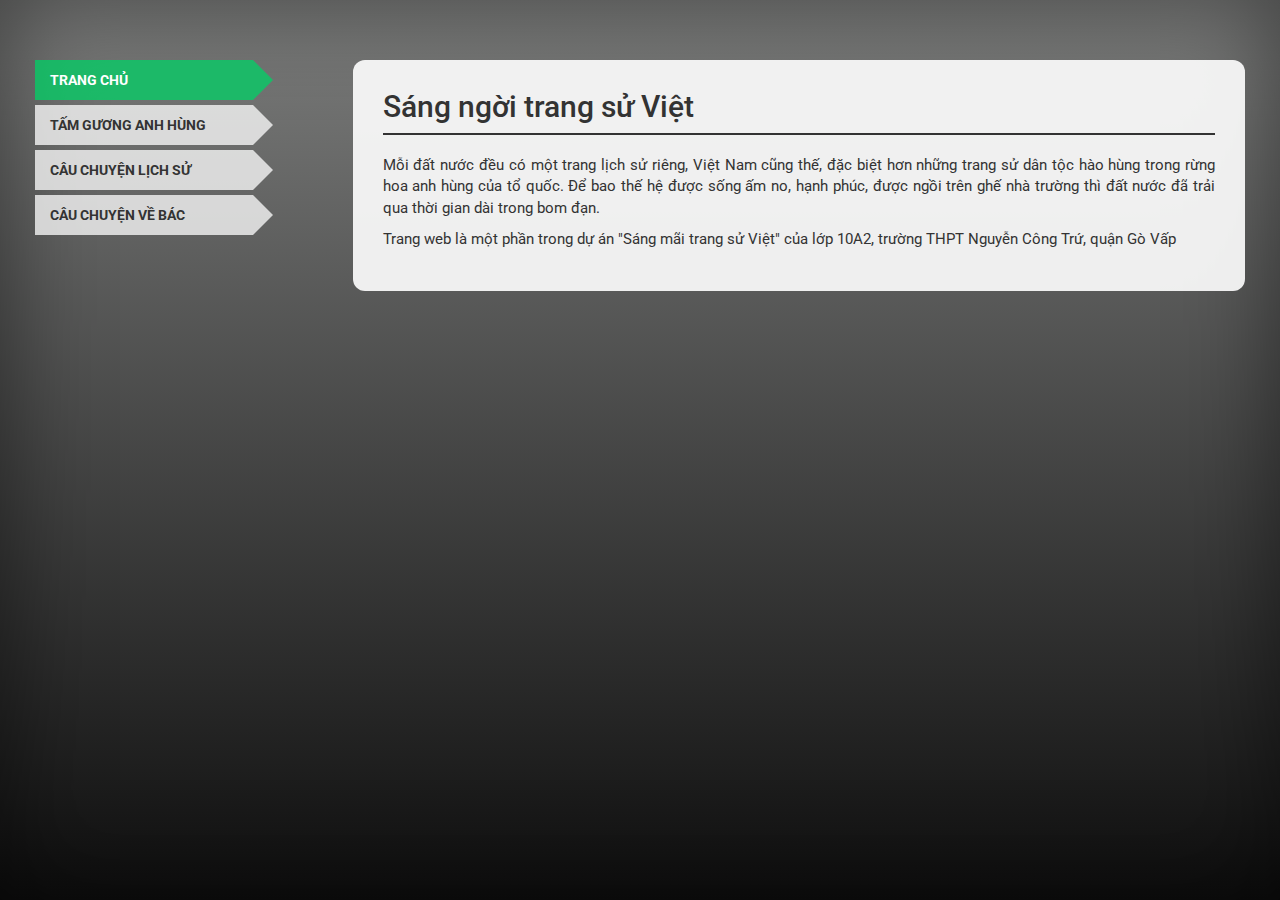
<file: index.html>
<!DOCTYPE html>
<html lang="en">
<head>
	<meta charset="UTF-8">
  <meta http-equiv="X-UA-Compatible" content="IE=edge">
	<title>Trang chủ</title>
  <meta http-equiv="Content-Type" content="text/html; charset=UTF-8" />
  <meta name="viewport" content="width=device-width, initial-scale=1.0">
  <link href='http://fonts.googleapis.com/css?family=Roboto:400,300,300italic,500,500italic,700,400italic,700italic&subset=latin,vietnamese' rel='stylesheet' type='text/css'>
	<link rel="stylesheet" href="http://maxcdn.bootstrapcdn.com/bootstrap/3.2.0/css/bootstrap.min.css">
	<link rel="stylesheet" href="http://maxcdn.bootstrapcdn.com/font-awesome/4.2.0/css/font-awesome.min.css">
	<link rel="stylesheet" href="css/main.css">
</head>
<body>
	<div class="site-wrapper">

      

          <div class="masthead">
            <div class="container">
              <h3 class="masthead-brand"></h3>
              <div class="nav masthead-nav">
                
              </div>
            </div>
          </div>
          
          <div class="inner cover">
            <div class="row">
              <div class="col-sm-3">
                <ul class="nav nav-custom">
                  <li><a class="active" href="index.html">Trang chủ</a></li>
                  <li class="dropdown-active"><a>Tấm gương anh hùng</a>
                    <ul class="dropdown">
                      <li><a href="vo-thi-sau.html">Võ Thị Sáu</a></li>
                      <li><a href="nguyen-viet-xuan.html">Nguyễn Viết Xuân</a></li>
                      <li><a href="nguyen-van-troi.html">Nguyễn Văn Trỗi</a></li>
                      
                    </ul>
                  </li>
                  <li class="dropdown-active"><a>Câu chuyện lịch sử</a>
                    <ul class="dropdown">
                      <li><a href="phong-trao-dong-khoi.html">Phong trào Đồng Khởi</a></li>
                      <li><a href="doi-quan-toc-dai.html">Đội quân tóc dài</a></li>
                    </ul>
                  </li>
                  <li class="dropdown-active"><a>Câu chuyện về bác</a>
                    <ul class="dropdown">
                      <li class="bigger"><a href="tam-long-cua-bac.html">Tấm lòng của bác với chiến sĩ</a></li>
                      <li class="bigger"><a href="chiec-ao-bac-mac.html">Chiếc áo bác mặc ngày Quốc Khánh</a></li>
                      <li><a href="bua-an-toi-cua-bac.html">Một bữa ăn tối của bác</a></li>
                    </ul>
                  </li>
                </ul>
              </div>
              <div class="col-sm-9">
                <div class="section-box">
                  <h2 class="heading">Sáng ngời trang sử Việt</h2>
                  <hr class="section-hr">
                  <p>Mỗi đất nước đều có một trang lịch sử riêng, Việt Nam cũng thế, đặc biệt hơn những trang sử dân tộc hào hùng trong rừng hoa anh hùng của tổ quốc. Để bao thế hệ được sống ấm no, hạnh phúc, được ngồi trên ghế nhà trường thì đất nước đã trải qua thời gian dài trong bom đạn.</p>
                  <p> Trang web là một phần trong dự án "Sáng mãi trang sử Việt"  của lớp 10A2, trường THPT Nguyễn Công Trứ, quận Gò Vấp</p>
                  
                </div>
              </div>
            </div>
          </div>

          

        

    </div>
</body>
</html>
</file>
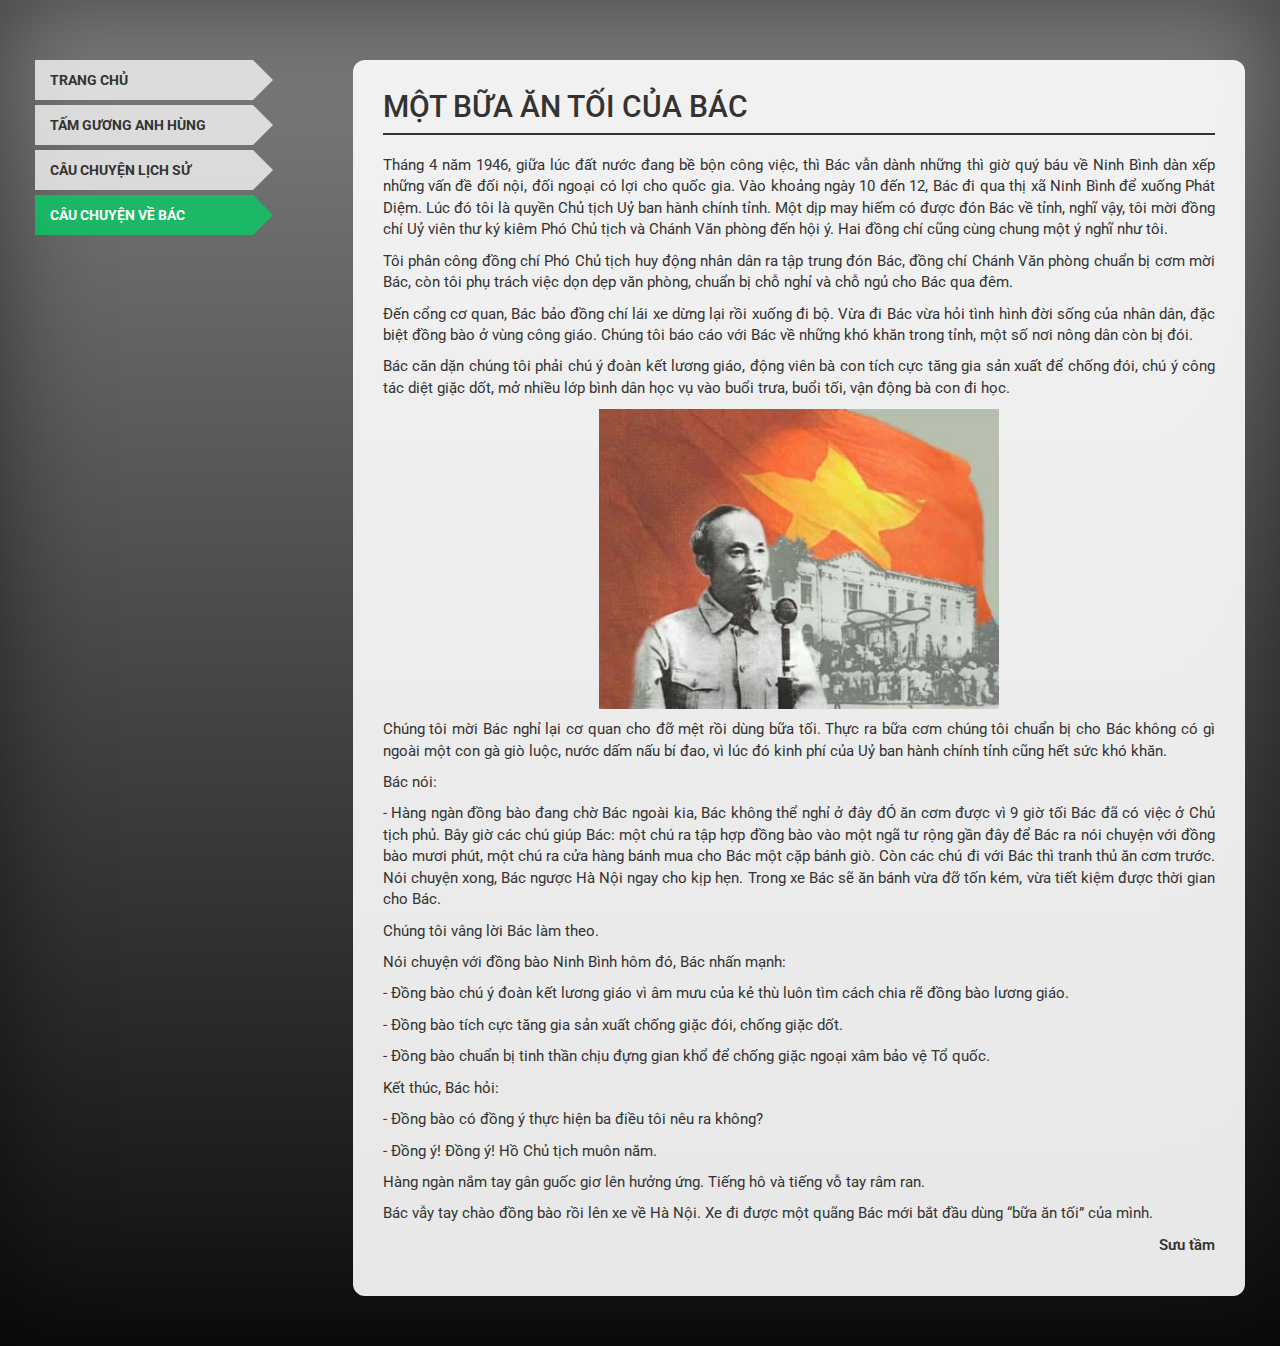
<file: bua-an-toi-cua-bac.html>
<!DOCTYPE html>
<html lang="en">
<head>
  <meta charset="UTF-8">
  <meta http-equiv="X-UA-Compatible" content="IE=edge">
  <title>MỘT BỮA ĂN TỐI CỦA BÁC</title>
  <meta http-equiv="Content-Type" content="text/html; charset=UTF-8" />
  <meta name="viewport" content="width=device-width, initial-scale=1.0">
  <link href='http://fonts.googleapis.com/css?family=Roboto:400,300,300italic,500,500italic,700,400italic,700italic&subset=latin,vietnamese' rel='stylesheet' type='text/css'>
  <link rel="stylesheet" href="http://maxcdn.bootstrapcdn.com/bootstrap/3.2.0/css/bootstrap.min.css">
  <link rel="stylesheet" href="http://maxcdn.bootstrapcdn.com/font-awesome/4.2.0/css/font-awesome.min.css">
  <link rel="stylesheet" href="css/main.css">
</head>
<body>
  <div class="site-wrapper">

      

          <div class="masthead">
            <div class="container">
              <h3 class="masthead-brand"></h3>
              <div class="nav masthead-nav">
                
              </div>
            </div>
          </div>

          <div class="inner cover">
            <div class="row">
              <div class="col-sm-3">
                <ul class="nav nav-custom">
                  <li><a href="index.html">Trang chủ</a></li>
                  <li class="dropdown-active"><a>Tấm gương anh hùng</a>
                    <ul class="dropdown">
                      <li><a href="vo-thi-sau.html">Võ Thị Sáu</a></li>
                      <li><a href="nguyen-viet-xuan.html">Nguyễn Viết Xuân</a></li>
                      <li><a href="nguyen-van-troi.html">Nguyễn Văn Trỗi</a></li>
                      
                    </ul>
                  </li>
                  <li class="dropdown-active"><a>Câu chuyện lịch sử</a>
                    <ul class="dropdown">
                      <li><a href="phong-trao-dong-khoi.html">Phong trào Đồng Khởi</a></li>
                      <li><a href="doi-quan-toc-dai.html">Đội quân tóc dài</a></li>
                    </ul>
                  </li>
                  <li class="dropdown-active"><a class="active">Câu chuyện về bác</a>
                    <ul class="dropdown">
                      <li class="bigger"><a href="tam-long-cua-bac.html">Tấm lòng của bác với chiến sĩ</a></li>
                      <li class="bigger"><a href="chiec-ao-bac-mac.html">Chiếc áo bác mặc ngày Quốc Khánh</a></li>
                      <li><a href="bua-an-toi-cua-bac.html">Một bữa ăn tối của bác</a></li>
                    </ul>
                  </li>
                </ul>
              </div>
              <div class="col-sm-9">
                <div class="section-box">
                  <h2 class="heading">MỘT BỮA ĂN TỐI CỦA BÁC</h2>
                  <hr class="section-hr">
                  <p>Tháng 4 năm 1946, giữa lúc đất nước đang bề bộn công việc, thì Bác vẫn dành những thì giờ quý báu về Ninh Bình dàn xếp những vấn đề đối nội, đối ngoại có lợi cho quốc gia. Vào khoảng ngày 10 đến 12, Bác đi qua thị xã Ninh Bình để xuống Phát Diệm. Lúc đó tôi là quyền Chủ tịch Uỷ ban hành chính tỉnh. Một dịp may hiếm có được đón Bác về tỉnh, nghĩ vậy, tôi mời đồng chí Uỷ viên thư ký kiêm Phó Chủ tịch và Chánh Văn phòng đến hội ý. Hai đồng chí cũng cùng chung một ý nghĩ như tôi.</p>

                  <p>Tôi phân công đồng chí Phó Chủ tịch huy động nhân dân ra tập trung đón Bác, đồng chí Chánh Văn phòng chuẩn bị cơm mời Bác, còn tôi phụ trách việc dọn dẹp văn phòng, chuẩn bị chỗ nghỉ và chỗ ngủ cho Bác qua đêm.</p>
                  <p>Đến cổng cơ quan, Bác bảo đồng chí lái xe dừng lại rồi xuống đi bộ. Vừa đi Bác vừa hỏi tình hình đời sống của nhân dân, đặc biệt đồng bào ở vùng công giáo. Chúng tôi báo cáo với Bác về những khó khăn trong tỉnh, một số nơi nông dân còn bị đói.</p>

                  <p>Bác căn dặn chúng tôi phải chú ý đoàn kết lương giáo, động viên bà con tích cực tăng gia sản xuất để chống đói, chú ý công tác diệt giặc dốt, mở nhiều lớp bình dân học vụ vào buổi trưa, buổi tối, vận động bà con đi học.</p>
                  <img src="img/bac-1.jpg" alt="" class="img-post">
                  <p>Chúng tôi mời Bác nghỉ lại cơ quan cho đỡ mệt rồi dùng bữa tối. Thực ra bữa cơm chúng tôi chuẩn bị cho Bác không có gì ngoài một con gà giò luộc, nước dấm nấu bí đao, vì lúc đó kinh phí của Uỷ ban hành chính tỉnh cũng hết sức khó khăn.</p>
                  <p>Bác nói:</p>
                  <p>- Hàng ngàn đồng bào đang chờ Bác ngoài kia, Bác không thể nghỉ ở đây đÓ ăn cơm được vì 9 giờ tối Bác đã có việc ở Chủ tịch phủ. Bây giờ các chú giúp Bác: một chú ra tập hợp đồng bào vào một ngã tư rộng gần đây để Bác ra nói chuyện với đồng bào mươi phút, một chú ra cửa hàng  bánh mua cho Bác một cặp bánh giò. Còn các chú đi với Bác thì tranh thủ ăn cơm trước. Nói chuyện xong, Bác ngược Hà Nội ngay cho kịp hẹn. Trong xe Bác sẽ ăn bánh vừa đỡ tốn kém, vừa tiết kiệm được thời gian cho Bác.</p>
                  <p>Chúng tôi vâng lời Bác làm theo.</p>
                  <p>Nói chuyện với đồng bào Ninh Bình hôm đó, Bác nhấn mạnh:</p>
                  <p>- Đồng bào chú ý đoàn kết lương giáo vì âm mưu của kẻ thù luôn tìm cách chia rẽ đồng bào lương giáo.</p>
                  <p>- Đồng bào tích cực tăng gia sản xuất chống giặc đói, chống giặc dốt.</p>
                  <p>- Đồng bào chuẩn bị tinh thần chịu đựng gian khổ để chống giặc ngoại xâm bảo vệ Tổ quốc.</p>
                  <p>Kết thúc, Bác hỏi:</p>
                  <p>- Đồng bào có đồng ý thực hiện ba điều tôi nêu ra không?</p>
                  <p>- Đồng ý! Đồng ý! Hồ Chủ tịch muôn năm.</p>
                  <p>Hàng ngàn nắm tay gân guốc giơ lên hưởng ứng. Tiếng hô và tiếng vỗ tay râm ran.</p>
                  <p>Bác vẫy tay chào đồng bào rồi lên xe về Hà Nội. Xe đi được một quãng Bác mới bắt đầu dùng “bữa ăn tối” của mình.</p>
                  
                  <p class="text-right semi-bold">Sưu tầm</p>
                  

                </div>
              </div>
            </div>
          </div>

          

        

    </div>
</body>
</html>
</file>
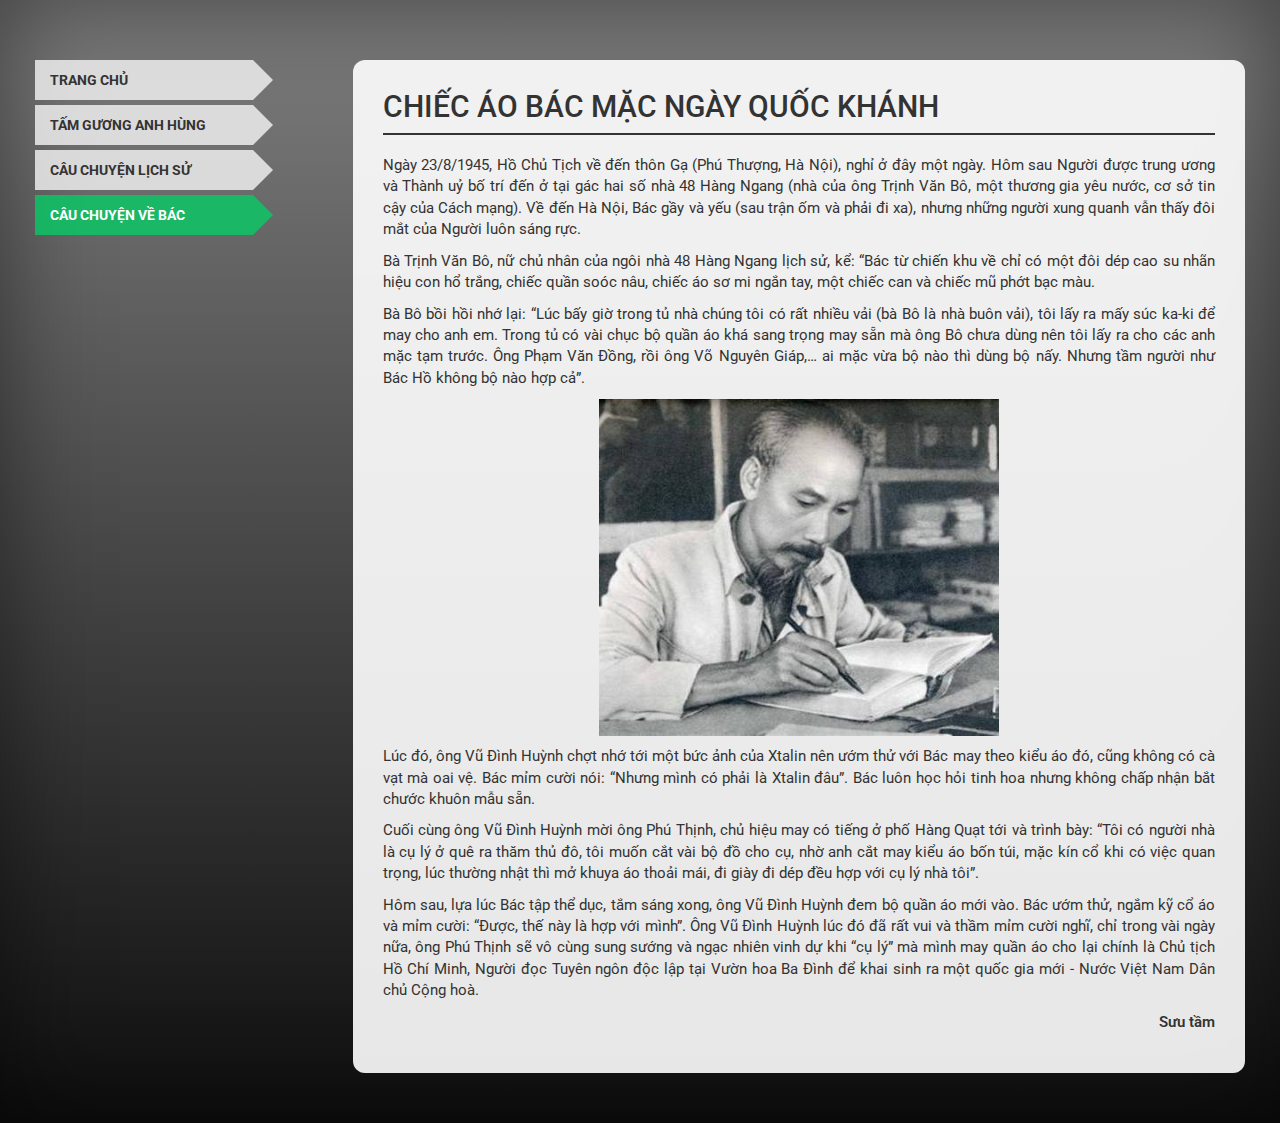
<file: chiec-ao-bac-mac.html>
<!DOCTYPE html>
<html lang="en">
<head>
  <meta charset="UTF-8">
  <meta http-equiv="X-UA-Compatible" content="IE=edge">
  <title>CHIẾC ÁO BÁC MẶC NGÀY QUỐC KHÁNH</title>
  <meta http-equiv="Content-Type" content="text/html; charset=UTF-8" />
  <meta name="viewport" content="width=device-width, initial-scale=1.0">
  <link href='http://fonts.googleapis.com/css?family=Roboto:400,300,300italic,500,500italic,700,400italic,700italic&subset=latin,vietnamese' rel='stylesheet' type='text/css'>
  <link rel="stylesheet" href="http://maxcdn.bootstrapcdn.com/bootstrap/3.2.0/css/bootstrap.min.css">
  <link rel="stylesheet" href="http://maxcdn.bootstrapcdn.com/font-awesome/4.2.0/css/font-awesome.min.css">
  <link rel="stylesheet" href="css/main.css">
</head>
<body>
  <div class="site-wrapper">

      

          <div class="masthead">
            <div class="container">
              <h3 class="masthead-brand"></h3>
              <div class="nav masthead-nav">
                
              </div>
            </div>
          </div>

          <div class="inner cover">
            <div class="row">
              <div class="col-sm-3">
                <ul class="nav nav-custom">
                  <li><a href="index.html">Trang chủ</a></li>
                  <li class="dropdown-active"><a>Tấm gương anh hùng</a>
                    <ul class="dropdown">
                      <li><a href="vo-thi-sau.html">Võ Thị Sáu</a></li>
                      <li><a href="nguyen-viet-xuan.html">Nguyễn Viết Xuân</a></li>
                      <li><a href="nguyen-van-troi.html">Nguyễn Văn Trỗi</a></li>
                      
                    </ul>
                  </li>
                  <li class="dropdown-active"><a>Câu chuyện lịch sử</a>
                    <ul class="dropdown">
                      <li><a href="phong-trao-dong-khoi.html">Phong trào Đồng Khởi</a></li>
                      <li><a href="doi-quan-toc-dai.html">Đội quân tóc dài</a></li>
                    </ul>
                  </li>
                  <li class="dropdown-active"><a class="active">Câu chuyện về bác</a>
                    <ul class="dropdown">
                      <li class="bigger"><a href="tam-long-cua-bac.html">Tấm lòng của bác với chiến sĩ</a></li>
                      <li class="bigger"><a href="chiec-ao-bac-mac.html">Chiếc áo bác mặc ngày Quốc Khánh</a></li>
                      <li><a href="bua-an-toi-cua-bac.html">Một bữa ăn tối của bác</a></li>
                    </ul>
                  </li>
                </ul>
              </div>
              <div class="col-sm-9">
                <div class="section-box">
                  <h2 class="heading">CHIẾC ÁO BÁC MẶC NGÀY QUỐC KHÁNH</h2>
                  <hr class="section-hr">
                  <p>Ngày 23/8/1945, Hồ Chủ Tịch về đến thôn Gạ (Phú Thượng, Hà Nội), nghỉ ở đây một ngày. Hôm sau Người được trung ương và Thành uỷ bố trí đến ở tại gác hai số nhà 48 Hàng Ngang (nhà của ông Trịnh Văn Bô, một thương gia yêu nước, cơ sở tin cậy của Cách mạng). Về đến Hà Nội, Bác gầy và yếu (sau trận ốm và phải đi xa), nhưng những người xung quanh vẫn thấy đôi mắt của Người luôn sáng rực.</p>

                  <p>Bà Trịnh Văn Bô, nữ chủ nhân của ngôi nhà 48 Hàng Ngang lịch sử, kể: “Bác từ chiến khu về chỉ có một đôi dép cao su nhãn hiệu con hổ trắng, chiếc quần soóc nâu, chiếc áo sơ mi ngắn tay, một chiếc can và chiếc mũ phớt bạc màu. </p>
                  <p>Bà Bô bồi hồi nhớ lại: “Lúc bấy giờ trong tủ nhà chúng tôi có rất nhiều vải (bà Bô là nhà buôn vải), tôi lấy ra mấy súc ka-ki để may cho anh em. Trong tủ có vài chục bộ quần áo khá sang trọng may sẵn mà ông Bô chưa dùng nên tôi lấy ra cho các anh mặc tạm trước. Ông Phạm Văn Đồng, rồi ông Võ Nguyên Giáp,… ai mặc vừa bộ nào thì dùng bộ nấy. Nhưng tầm người như Bác Hồ không bộ nào hợp cả”.</p>
                  <img src="img/bac-2.jpg" alt="" class="img-post">
                  <p>Lúc đó, ông Vũ Đình Huỳnh chợt nhớ tới một bức ảnh của Xtalin nên ướm thử với Bác may theo kiểu áo đó, cũng không có cà vạt mà oai vệ. Bác mỉm cười nói: “Nhưng mình có phải là Xtalin đâu”. Bác luôn học hỏi tinh hoa nhưng không chấp nhận bắt chước khuôn mẫu sẵn.</p>
                  <p>Cuối cùng ông Vũ Đình Huỳnh mời ông Phú Thịnh, chủ hiệu may có tiếng ở phố Hàng Quạt tới và trình bày: “Tôi có người nhà là cụ lý ở quê ra thăm thủ đô, tôi muốn cắt vài bộ đồ cho cụ, nhờ anh cắt may kiểu áo bốn túi, mặc kín cổ khi có việc quan trọng, lúc thường nhật thì mở khuya áo thoải mái, đi giày đi dép đều hợp với cụ lý nhà tôi”.</p>
                  <p>Hôm sau, lựa lúc Bác tập thể dục, tắm sáng xong, ông Vũ Đình Huỳnh đem bộ quần áo mới vào. Bác ướm thử, ngắm kỹ cổ áo và mỉm cười: “Được, thế này là hợp với mình”. Ông Vũ Đình Huỳnh lúc đó đã rất vui và thầm mỉm cười nghĩ, chỉ trong vài ngày nữa, ông Phú Thịnh sẽ vô cùng sung sướng và ngạc nhiên vinh dự khi “cụ lý” mà mình may quần áo cho lại chính là  Chủ tịch Hồ Chí Minh, Người đọc Tuyên ngôn độc lập tại Vườn hoa Ba Đình để khai sinh ra một quốc gia mới - Nước Việt Nam Dân chủ Cộng hoà.</p>
                  
                  <p class="text-right semi-bold">Sưu tầm</p>
                  

                </div>
              </div>
            </div>
          </div>

          

        

    </div>
</body>
</html>
</file>
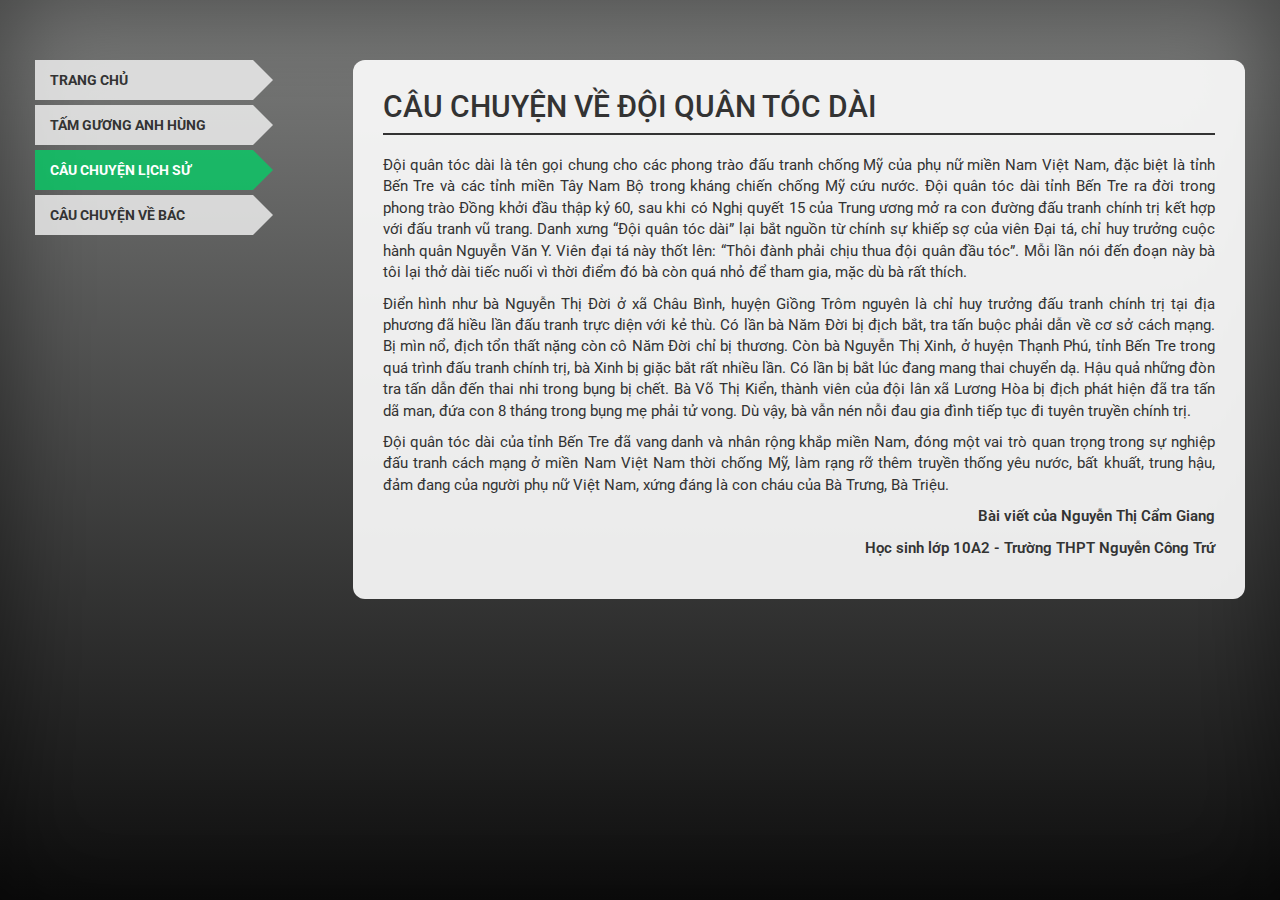
<file: doi-quan-toc-dai.html>
<!DOCTYPE html>
<html lang="en">
<head>
  <meta charset="UTF-8">
  <meta http-equiv="X-UA-Compatible" content="IE=edge">
  <title>CÂU CHUYỆN VỀ ĐỘI QUÂN TÓC DÀI</title>
  <meta http-equiv="Content-Type" content="text/html; charset=UTF-8" />
  <meta name="viewport" content="width=device-width, initial-scale=1.0">
  <link href='http://fonts.googleapis.com/css?family=Roboto:400,300,300italic,500,500italic,700,400italic,700italic&subset=latin,vietnamese' rel='stylesheet' type='text/css'>
  <link rel="stylesheet" href="http://maxcdn.bootstrapcdn.com/bootstrap/3.2.0/css/bootstrap.min.css">
  <link rel="stylesheet" href="http://maxcdn.bootstrapcdn.com/font-awesome/4.2.0/css/font-awesome.min.css">
  <link rel="stylesheet" href="css/main.css">
</head>
<body>
  <div class="site-wrapper">

      

          <div class="masthead">
            <div class="container">
              <h3 class="masthead-brand"></h3>
              <div class="nav masthead-nav">
                
              </div>
            </div>
          </div>

          <div class="inner cover">
            <div class="row">
              <div class="col-sm-3">
                <ul class="nav nav-custom">
                  <li><a href="index.html">Trang chủ</a></li>
                  <li class="dropdown-active"><a>Tấm gương anh hùng</a>
                    <ul class="dropdown">
                      <li><a href="vo-thi-sau.html">Võ Thị Sáu</a></li>
                      <li><a href="nguyen-viet-xuan.html">Nguyễn Viết Xuân</a></li>
                      <li><a href="nguyen-van-troi.html">Nguyễn Văn Trỗi</a></li>
                      
                    </ul>
                  </li>
                  <li class="dropdown-active"><a class="active">Câu chuyện lịch sử</a>
                    <ul class="dropdown">
                      <li><a href="phong-trao-dong-khoi.html">Phong trào Đồng Khởi</a></li>
                      <li><a href="doi-quan-toc-dai.html">Đội quân tóc dài</a></li>
                    </ul>
                  </li>
                  <li class="dropdown-active"><a>Câu chuyện về bác</a>
                    <ul class="dropdown">
                      <li class="bigger"><a href="tam-long-cua-bac.html">Tấm lòng của bác với chiến sĩ</a></li>
                      <li class="bigger"><a href="chiec-ao-bac-mac.html">Chiếc áo bác mặc ngày Quốc Khánh</a></li>
                      <li><a href="bua-an-toi-cua-bac.html">Một bữa ăn tối của bác</a></li>
                    </ul>
                  </li>
                </ul>
              </div>
              <div class="col-sm-9">
                <div class="section-box">
                  <h2 class="heading">CÂU CHUYỆN VỀ ĐỘI QUÂN TÓC DÀI</h2>
                  <hr class="section-hr">
                  <p>Đội quân tóc dài là tên gọi chung cho các phong trào đấu tranh chống Mỹ của phụ nữ miền Nam Việt Nam, đặc biệt là tỉnh Bến Tre và các tỉnh miền Tây Nam Bộ trong kháng chiến chống Mỹ cứu nước. Đội quân tóc dài tỉnh Bến Tre ra đời trong phong trào Đồng khởi đầu thập kỷ 60, sau khi có Nghị quyết 15 của Trung ương mở ra con đường đấu tranh chính trị kết hợp với đấu tranh vũ trang. Danh xưng “Đội quân tóc dài” lại bắt nguồn từ chính sự khiếp sợ của viên Đại tá, chỉ huy trưởng cuộc hành quân Nguyễn Văn Y. Viên đại tá này thốt lên: “Thôi đành phải chịu thua đội quân đầu tóc”. Mỗi lần nói đến đoạn này bà tôi lại thở dài tiếc nuối vì thời điểm đó bà còn quá nhỏ để tham gia, mặc dù bà rất thích.</p>

                  <p>Điển hình như bà Nguyễn Thị Đời ở xã Châu Bình, huyện Giồng Trôm nguyên là chỉ huy trưởng đấu tranh chính trị tại địa phương đã hiều lần đấu tranh trực diện với kẻ thù. Có lần bà Năm Đời bị địch bắt, tra tấn buộc phải dẫn về cơ sở cách mạng. Bị mìn nổ, địch tổn thất nặng còn cô Năm Đời chỉ bị thương. Còn bà Nguyễn Thị Xinh, ở huyện Thạnh Phú, tỉnh Bến Tre trong quá trình đấu tranh chính trị, bà Xinh bị giặc bắt rất nhiều lần. Có lần bị bắt lúc đang mang thai chuyển dạ. Hậu quả những đòn tra tấn dẫn đến thai nhi trong bụng bị chết. Bà Võ Thị Kiển, thành viên của đội lân xã Lương Hòa bị địch phát hiện đã tra tấn dã man, đứa con 8 tháng trong bụng mẹ phải tử vong. Dù vậy, bà vẫn nén nỗi đau gia đình tiếp tục đi tuyên truyền chính trị. </p>
                  <p>Đội quân tóc dài của tỉnh Bến Tre đã vang danh và nhân rộng khắp miền Nam, đóng một vai trò quan trọng trong sự nghiệp đấu tranh cách mạng ở miền Nam Việt Nam thời chống Mỹ, làm rạng rỡ thêm truyền thống yêu nước, bất khuất, trung hậu, đảm đang của người phụ nữ Việt Nam, xứng đáng là con cháu của Bà Trưng, Bà Triệu.</p>
                  
                  <p class="text-right semi-bold">Bài viết của Nguyễn Thị Cẩm Giang</p>
                  <p class="text-right semi-bold">Học sinh lớp 10A2 -  Trường THPT Nguyễn Công Trứ</p>

                </div>
              </div>
            </div>
          </div>

          

        

    </div>
</body>
</html>
</file>
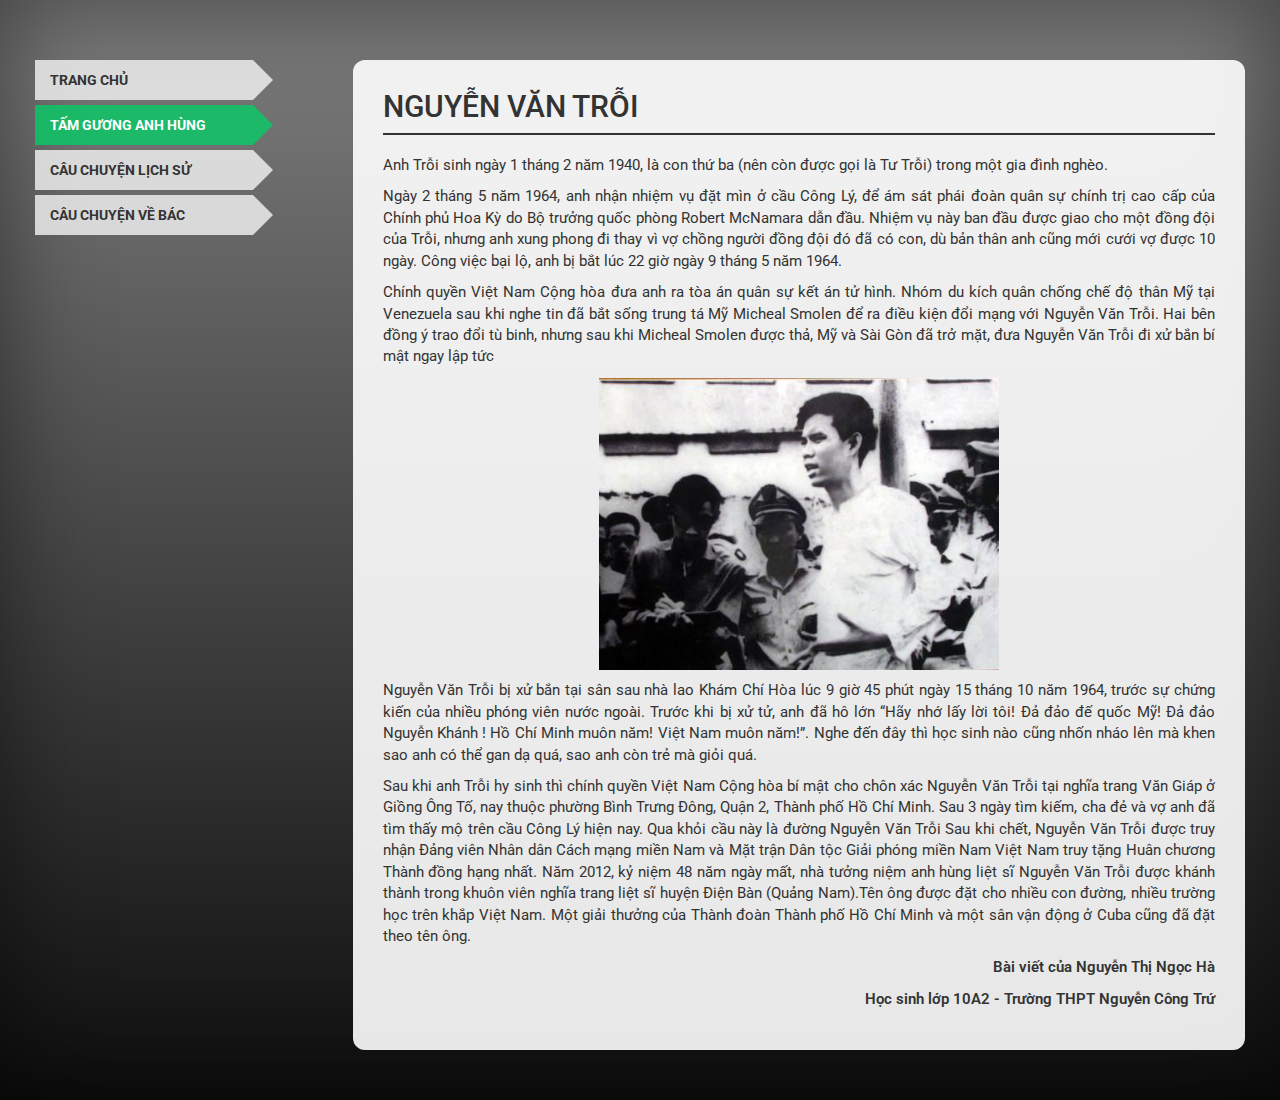
<file: nguyen-van-troi.html>
<!DOCTYPE html>
<html lang="en">
<head>
  <meta charset="UTF-8">
  <meta http-equiv="X-UA-Compatible" content="IE=edge">
  <title>NGUYỄN VĂN TRỖI</title>
  <meta http-equiv="Content-Type" content="text/html; charset=UTF-8" />
  <meta name="viewport" content="width=device-width, initial-scale=1.0">
  <link href='http://fonts.googleapis.com/css?family=Roboto:400,300,300italic,500,500italic,700,400italic,700italic&subset=latin,vietnamese' rel='stylesheet' type='text/css'>
  <link rel="stylesheet" href="http://maxcdn.bootstrapcdn.com/bootstrap/3.2.0/css/bootstrap.min.css">
  <link rel="stylesheet" href="http://maxcdn.bootstrapcdn.com/font-awesome/4.2.0/css/font-awesome.min.css">
  <link rel="stylesheet" href="css/main.css">
</head>
<body>
  <div class="site-wrapper">

      

          <div class="masthead">
            <div class="container">
              <h3 class="masthead-brand"></h3>
              <div class="nav masthead-nav">
                
              </div>
            </div>
          </div>

          <div class="inner cover">
            <div class="row">
              <div class="col-sm-3">
                <ul class="nav nav-custom">
                  <li><a href="index.html">Trang chủ</a></li>
                  <li class="dropdown-active"><a class="active">Tấm gương anh hùng</a>
                    <ul class="dropdown">
                      <li><a href="vo-thi-sau.html">Võ Thị Sáu</a></li>
                      <li><a href="nguyen-viet-xuan.html">Nguyễn Viết Xuân</a></li>
                      <li><a href="nguyen-van-troi.html">Nguyễn Văn Trỗi</a></li>
                      
                    </ul>
                  </li>
                  <li class="dropdown-active"><a>Câu chuyện lịch sử</a>
                    <ul class="dropdown">
                      <li><a href="phong-trao-dong-khoi.html">Phong trào Đồng Khởi</a></li>
                      <li><a href="doi-quan-toc-dai.html">Đội quân tóc dài</a></li>
                    </ul>
                  </li>
                  <li class="dropdown-active"><a>Câu chuyện về bác</a>
                    <ul class="dropdown">
                      <li class="bigger"><a href="tam-long-cua-bac.html">Tấm lòng của bác với chiến sĩ</a></li>
                      <li class="bigger"><a href="chiec-ao-bac-mac.html">Chiếc áo bác mặc ngày Quốc Khánh</a></li>
                      <li><a href="bua-an-toi-cua-bac.html">Một bữa ăn tối của bác</a></li>
                    </ul>
                  </li>
                </ul>
              </div>
              <div class="col-sm-9">
                <div class="section-box">
                  <h2 class="heading">NGUYỄN VĂN TRỖI</h2>
                  <hr class="section-hr">
                  <p>Anh Trỗi sinh ngày 1 tháng 2 năm 1940, là con thứ ba (nên còn được gọi là Tư Trỗi) trong một gia đình nghèo.</p>

                  <p>Ngày 2 tháng 5 năm 1964, anh nhận nhiệm vụ đặt mìn ở cầu Công Lý, để ám sát phái đoàn quân sự chính trị cao cấp của Chính phủ Hoa Kỳ do Bộ trưởng quốc phòng Robert McNamara dẫn đầu. Nhiệm vụ này ban đầu được giao cho một đồng đội của Trỗi, nhưng anh xung phong đi thay vì vợ chồng người đồng đội đó đã có con, dù bản thân anh cũng mới cưới vợ được 10 ngày. Công việc bại lộ, anh bị bắt lúc 22 giờ ngày 9 tháng 5 năm 1964.</p>
                  <p>Chính quyền Việt Nam Cộng hòa đưa anh ra tòa án quân sự kết án tử hình. Nhóm du kích quân chống chế độ thân Mỹ tại Venezuela sau khi nghe tin đã bắt sống trung tá Mỹ Micheal Smolen để ra điều kiện đổi mạng với Nguyễn Văn Trỗi. Hai bên đồng ý trao đổi tù binh, nhưng sau khi Micheal Smolen được thả, Mỹ và Sài Gòn đã trở mặt, đưa Nguyễn Văn Trỗi đi xử bắn bí mật ngay lập tức </p>
                  <img src="img/nguyen-van-troi.jpg" alt="" class="img-post">
                  <p>Nguyễn Văn Trỗi bị xử bắn tại sân sau nhà lao Khám Chí Hòa lúc 9 giờ 45 phút ngày 15 tháng 10 năm 1964, trước sự chứng kiến của nhiều phóng viên nước ngoài. Trước khi bị xử tử, anh đã hô lớn “Hãy nhớ lấy lời tôi! Đả đảo đế quốc Mỹ! Đả đảo Nguyễn Khánh ! Hồ Chí Minh muôn năm! Việt Nam muôn năm!”. Nghe đến đây thì học sinh nào cũng nhốn nháo lên mà khen sao anh có thể gan dạ quá, sao anh còn trẻ mà giỏi quá. </p>
                  <p>Sau khi anh Trỗi hy sinh thì chính quyền Việt Nam Cộng hòa bí mật cho chôn xác Nguyễn Văn Trỗi tại nghĩa trang Văn Giáp ở Giồng Ông Tố, nay thuộc phường Bình Trưng Đông, Quận 2, Thành phố Hồ Chí Minh. Sau 3 ngày tìm kiếm, cha đẻ và vợ anh đã tìm thấy mộ trên cầu Công Lý hiện nay. Qua khỏi cầu này là đường Nguyễn Văn Trỗi Sau khi chết, Nguyễn Văn Trỗi được truy nhận Đảng viên Nhân dân Cách mạng miền Nam và Mặt trận Dân tộc Giải phóng miền Nam Việt Nam truy tặng Huân chương Thành đồng hạng nhất. Năm 2012, kỷ niệm 48 năm ngày mất, nhà tưởng niệm anh hùng liệt sĩ Nguyễn Văn Trỗi được khánh thành trong khuôn viên nghĩa trang liệt sĩ huyện Điện Bàn (Quảng Nam).Tên ông được đặt cho nhiều con đường, nhiều trường học trên khắp Việt Nam. Một giải thưởng của Thành đoàn Thành phố Hồ Chí Minh và một sân vận động ở Cuba cũng đã đặt theo tên ông.</p>
                  
                  <p class="text-right semi-bold">Bài viết của Nguyễn Thị Ngọc Hà</p>
                  <p class="text-right semi-bold">Học sinh lớp 10A2 -  Trường THPT Nguyễn Công Trứ</p>

                </div>
              </div>
            </div>
          </div>

          

        

    </div>
</body>
</html>
</file>
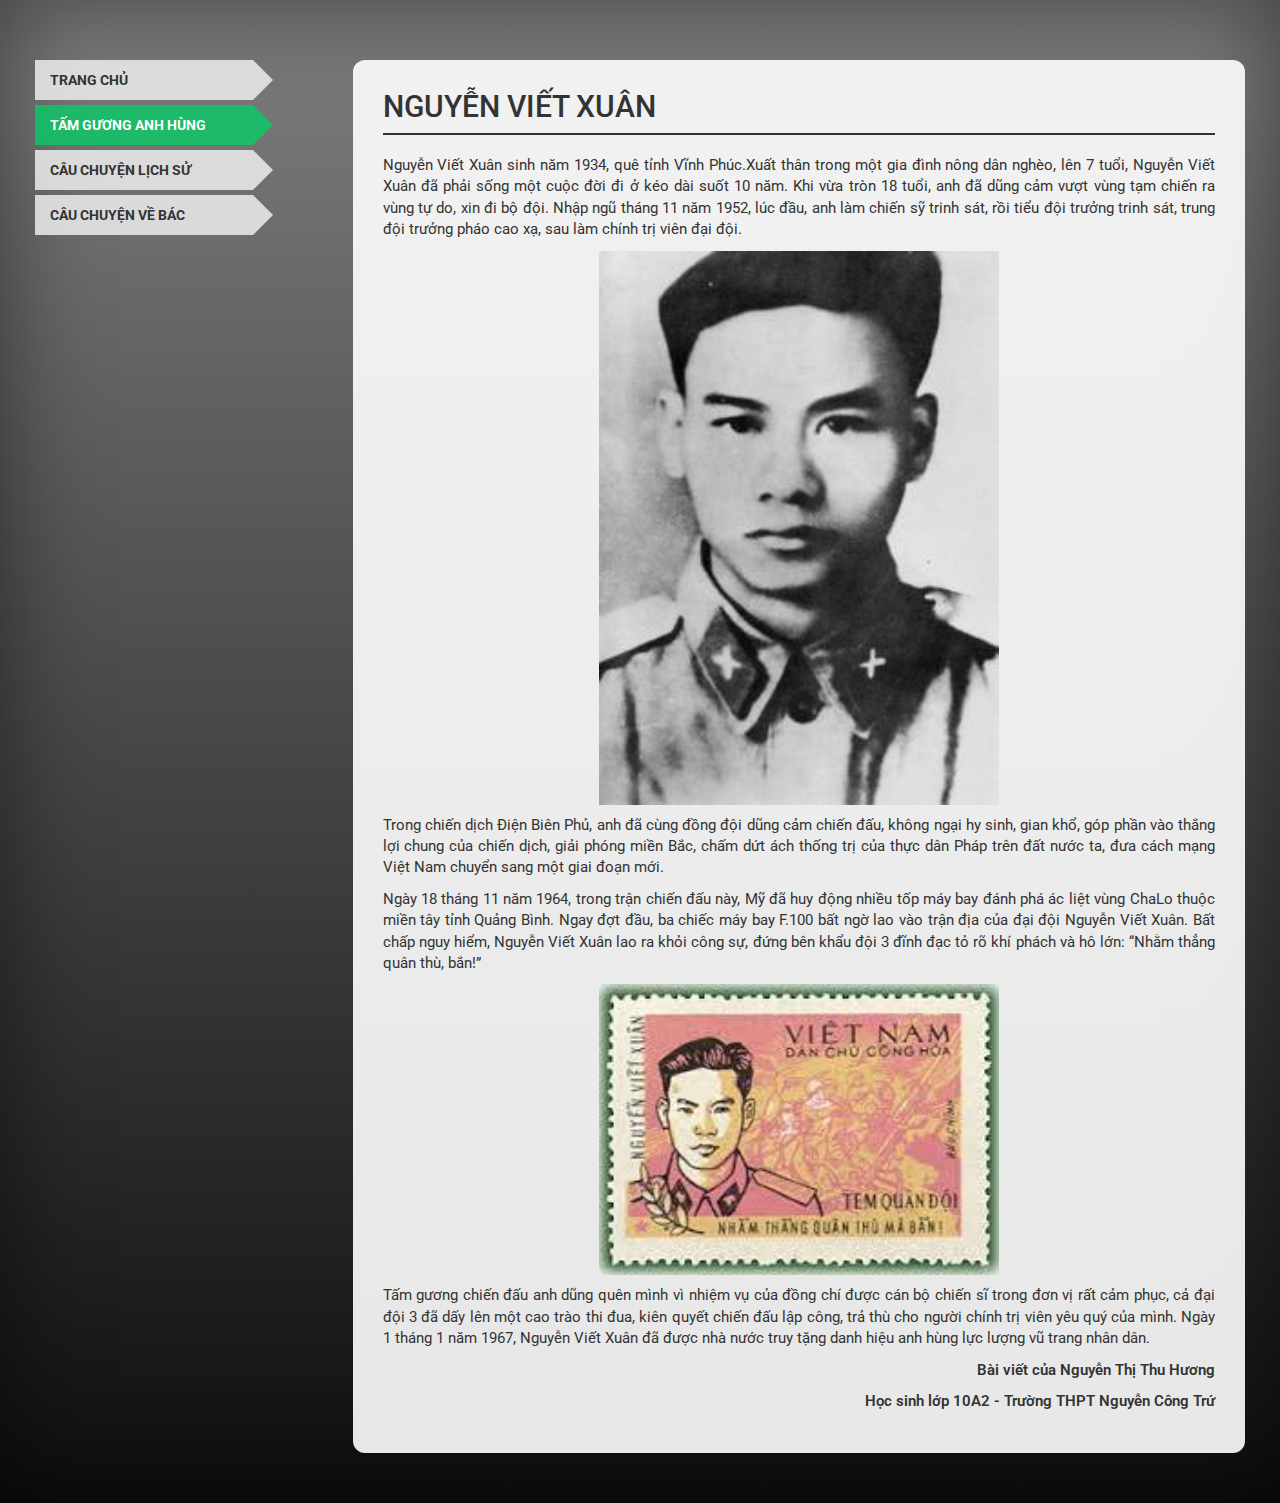
<file: nguyen-viet-xuan.html>
<!DOCTYPE html>
<html lang="en">
<head>
  <meta charset="UTF-8">
  <meta http-equiv="X-UA-Compatible" content="IE=edge">
  <title>NGUYỄN VIẾT XUÂN</title>
  <meta http-equiv="Content-Type" content="text/html; charset=UTF-8" />
  <meta name="viewport" content="width=device-width, initial-scale=1.0">
  <link href='http://fonts.googleapis.com/css?family=Roboto:400,300,300italic,500,500italic,700,400italic,700italic&subset=latin,vietnamese' rel='stylesheet' type='text/css'>
  <link rel="stylesheet" href="http://maxcdn.bootstrapcdn.com/bootstrap/3.2.0/css/bootstrap.min.css">
  <link rel="stylesheet" href="http://maxcdn.bootstrapcdn.com/font-awesome/4.2.0/css/font-awesome.min.css">
  <link rel="stylesheet" href="css/main.css">
</head>
<body>
  <div class="site-wrapper">

      

          <div class="masthead">
            <div class="container">
              <h3 class="masthead-brand"></h3>
              <div class="nav masthead-nav">
                
              </div>
            </div>
          </div>

          <div class="inner cover">
            <div class="row">
              <div class="col-sm-3">
                <ul class="nav nav-custom">
                  <li><a href="index.html">Trang chủ</a></li>
                  <li class="dropdown-active"><a class="active">Tấm gương anh hùng</a>
                    <ul class="dropdown">
                      <li><a href="vo-thi-sau.html">Võ Thị Sáu</a></li>
                      <li><a href="nguyen-viet-xuan.html">Nguyễn Viết Xuân</a></li>
                      <li><a href="nguyen-van-troi.html">Nguyễn Văn Trỗi</a></li>
                      
                    </ul>
                  </li>
                  <li class="dropdown-active"><a>Câu chuyện lịch sử</a>
                    <ul class="dropdown">
                      <li><a href="phong-trao-dong-khoi.html">Phong trào Đồng Khởi</a></li>
                      <li><a href="doi-quan-toc-dai.html">Đội quân tóc dài</a></li>
                    </ul>
                  </li>
                  <li class="dropdown-active"><a>Câu chuyện về bác</a>
                    <ul class="dropdown">
                      <li class="bigger"><a href="tam-long-cua-bac.html">Tấm lòng của bác với chiến sĩ</a></li>
                      <li class="bigger"><a href="chiec-ao-bac-mac.html">Chiếc áo bác mặc ngày Quốc Khánh</a></li>
                      <li><a href="bua-an-toi-cua-bac.html">Một bữa ăn tối của bác</a></li>
                    </ul>
                  </li>
                </ul>
              </div>
              <div class="col-sm-9">
                <div class="section-box">
                  <h2 class="heading">NGUYỄN VIẾT XUÂN</h2>
                  <hr class="section-hr">
                  <p>Nguyễn Viết Xuân sinh năm 1934, quê tỉnh Vĩnh Phúc.Xuất thân trong một gia đình nông dân nghèo, lên 7 tuổi, Nguyễn Viết Xuân đã phải sống một cuộc đời đi ở kéo dài suốt 10 năm. Khi vừa tròn 18 tuổi, anh đã dũng cảm vượt vùng tạm chiến ra vùng tự do, xin đi bộ đội. Nhập ngũ tháng 11 năm 1952, lúc đầu, anh làm chiến sỹ trinh sát, rồi tiểu đội trưởng trinh sát, trung đội trưởng pháo cao xạ, sau làm chính trị viên đại đội.</p>
                  <img src="img/nguyen-viet-xuan-1.jpg" alt="" class="img-post">

                  <p>Trong chiến dịch Điện Biên Phủ, anh đã cùng đồng đội dũng cảm chiến đấu, không ngại hy sinh, gian khổ, góp phần vào thắng lợi chung của chiến dịch, giải phóng miền Bắc, chấm dứt ách thống trị của thực dân Pháp trên đất nước ta, đưa cách mạng Việt Nam chuyển sang một giai đoạn mới. </p>
                  <p>Ngày 18 tháng 11 năm 1964, trong trận chiến đấu này, Mỹ đã huy động nhiều tốp máy bay đánh phá ác liệt vùng ChaLo thuộc miền tây tỉnh Quảng Bình. Ngay đợt đầu, ba chiếc máy bay F.100 bất ngờ lao vào trận địa của đại đội Nguyễn Viết Xuân. Bất chấp nguy hiểm, Nguyễn Viết Xuân lao ra khỏi công sự, đứng bên khẩu đội 3 đĩnh đạc tỏ rõ khí phách và hô lớn: “Nhằm thẳng quân thù, bắn!” </p>
                  <img src="img/nguyen-viet-xuan-2.jpg" alt="" class="img-post">
                  <p>Tấm gương chiến đấu anh dũng quên mình vì nhiệm vụ của đồng chí được cán bộ chiến sĩ trong đơn vị rất cảm phục, cả đại đội 3 đã dấy lên một cao trào thi đua, kiên quyết chiến đấu lập công, trả thù cho người chính trị viên yêu quý của mình. Ngày 1 tháng 1 năm 1967, Nguyễn Viết Xuân đã được nhà nước truy tặng danh hiệu anh hùng lực lượng vũ trang nhân dân.</p>
                  
                  <p class="text-right semi-bold">Bài viết của Nguyễn Thị Thu Hương</p>
                  <p class="text-right semi-bold">Học sinh lớp 10A2 -  Trường THPT Nguyễn Công Trứ</p>

                </div>
              </div>
            </div>
          </div>

          

        

    </div>
</body>
</html>
</file>
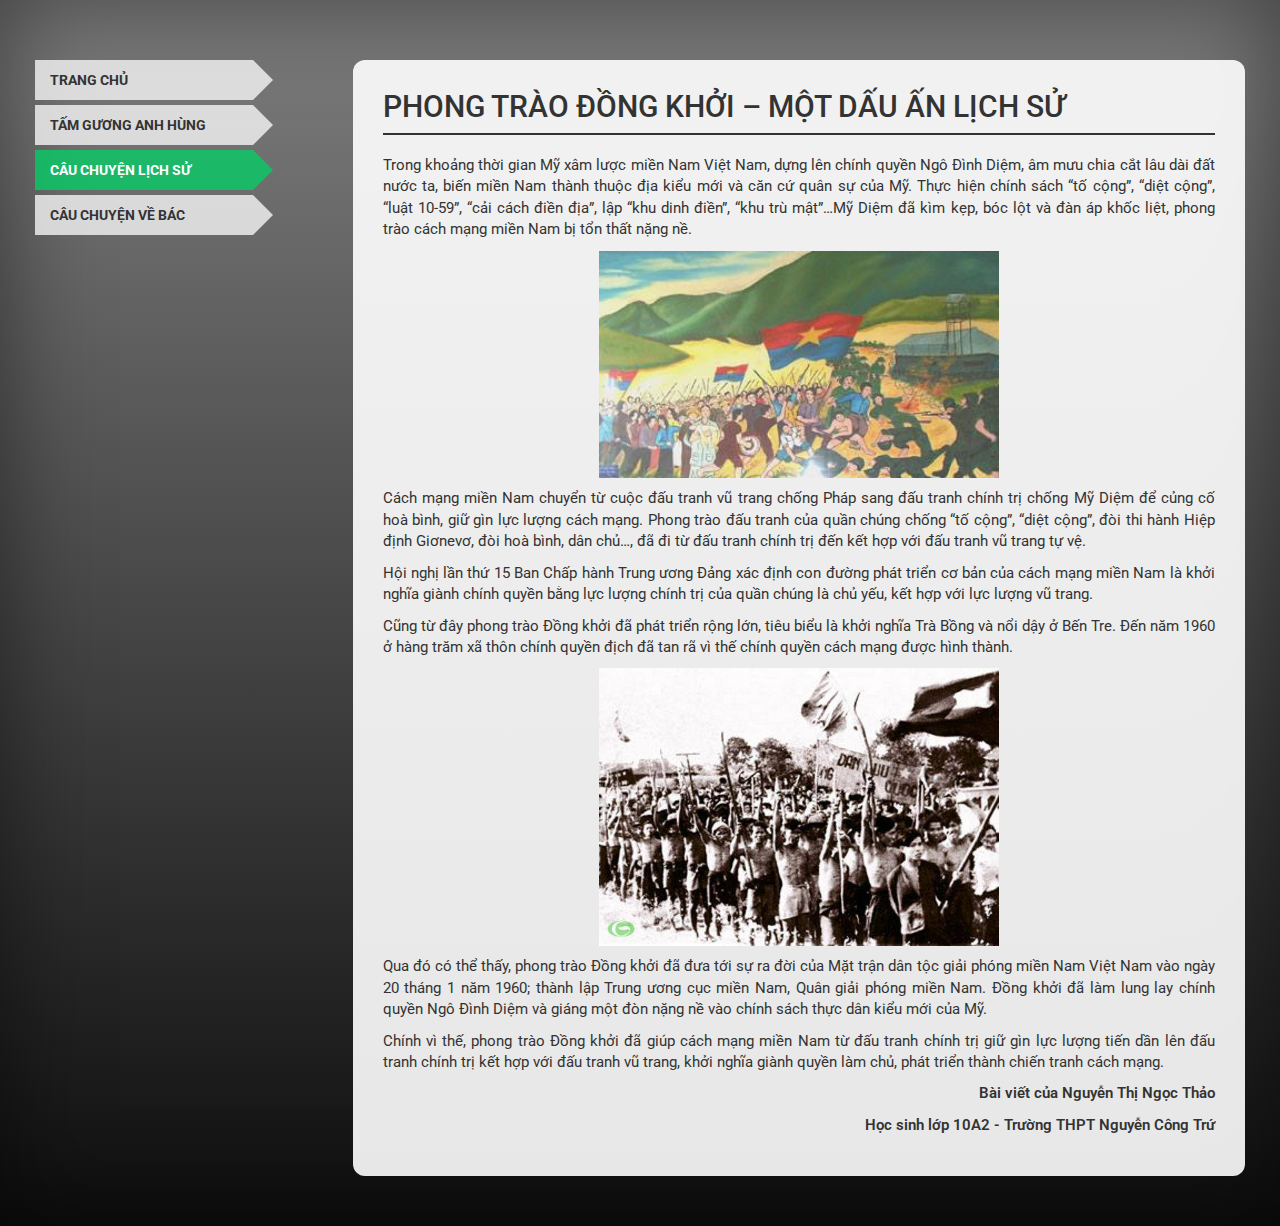
<file: phong-trao-dong-khoi.html>
<!DOCTYPE html>
<html lang="en">
<head>
  <meta charset="UTF-8">
  <meta http-equiv="X-UA-Compatible" content="IE=edge">
  <title>PHONG TRÀO ĐỒNG KHỞI – MỘT DẤU ẤN LỊCH SỬ</title>
  <meta http-equiv="Content-Type" content="text/html; charset=UTF-8" />
  <meta name="viewport" content="width=device-width, initial-scale=1.0">
  <link href='http://fonts.googleapis.com/css?family=Roboto:400,300,300italic,500,500italic,700,400italic,700italic&subset=latin,vietnamese' rel='stylesheet' type='text/css'>
  <link rel="stylesheet" href="http://maxcdn.bootstrapcdn.com/bootstrap/3.2.0/css/bootstrap.min.css">
  <link rel="stylesheet" href="http://maxcdn.bootstrapcdn.com/font-awesome/4.2.0/css/font-awesome.min.css">
  <link rel="stylesheet" href="css/main.css">
</head>
<body>
  <div class="site-wrapper">

      

          <div class="masthead">
            <div class="container">
              <h3 class="masthead-brand"></h3>
              <div class="nav masthead-nav">
                
              </div>
            </div>
          </div>

          <div class="inner cover">
            <div class="row">
              <div class="col-sm-3">
                <ul class="nav nav-custom">
                  <li><a href="index.html">Trang chủ</a></li>
                  <li class="dropdown-active"><a>Tấm gương anh hùng</a>
                    <ul class="dropdown">
                      <li><a href="vo-thi-sau.html">Võ Thị Sáu</a></li>
                      <li><a href="nguyen-viet-xuan.html">Nguyễn Viết Xuân</a></li>
                      <li><a href="nguyen-van-troi.html">Nguyễn Văn Trỗi</a></li>
                      
                    </ul>
                  </li>
                  <li class="dropdown-active"><a class="active">Câu chuyện lịch sử</a>
                    <ul class="dropdown">
                      <li><a href="phong-trao-dong-khoi.html">Phong trào Đồng Khởi</a></li>
                      <li><a href="doi-quan-toc-dai.html">Đội quân tóc dài</a></li>
                    </ul>
                  </li>
                  <li class="dropdown-active"><a>Câu chuyện về bác</a>
                    <ul class="dropdown">
                      <li class="bigger"><a href="tam-long-cua-bac.html">Tấm lòng của bác với chiến sĩ</a></li>
                      <li class="bigger"><a href="chiec-ao-bac-mac.html">Chiếc áo bác mặc ngày Quốc Khánh</a></li>
                      <li><a href="bua-an-toi-cua-bac.html">Một bữa ăn tối của bác</a></li>
                    </ul>
                  </li>
                </ul>
              </div>
              <div class="col-sm-9">
                <div class="section-box">
                  <h2 class="heading">PHONG TRÀO ĐỒNG KHỞI – MỘT DẤU ẤN LỊCH SỬ</h2>
                  <hr class="section-hr">
                  <p>Trong khoảng thời gian Mỹ xâm lược miền Nam Việt Nam, dựng lên chính quyền Ngô Đình Diệm, âm mưu chia cắt lâu dài đất nước ta, biến miền Nam thành thuộc địa kiểu mới và căn cứ quân sự của Mỹ. Thực hiện chính sách “tố cộng”, “diệt cộng”, “luật 10-59”, “cải cách điền địa”, lập “khu dinh điền”, “khu trù mật”…Mỹ Diệm đã kìm kẹp, bóc lột và đàn áp khốc liệt, phong trào cách mạng miền Nam bị tổn thất nặng nề.</p>
                  <img src="img/dong-khoi-1.jpg" alt="" class="img-post">
                  <p>Cách mạng miền Nam chuyển từ cuộc đấu tranh vũ trang chống Pháp sang đấu tranh chính trị chống Mỹ Diệm để củng cố hoà bình, giữ gìn lực lượng cách mạng. Phong trào đấu tranh của quần chúng chống “tố cộng”, “diệt cộng”, đòi thi hành Hiệp định Giơnevơ, đòi hoà bình, dân chủ…, đã đi từ đấu tranh chính trị đến kết hợp với đấu tranh vũ trang tự vệ.</p>
                  <p>Hội nghị lần thứ 15 Ban Chấp hành Trung ương Đảng xác định con đường phát triển cơ bản của cách mạng miền Nam là khởi nghĩa giành chính quyền bằng lực lượng chính trị của quần chúng là chủ yếu, kết hợp với lực lượng vũ trang.</p>
                  <p>Cũng từ đây phong trào Đồng khởi đã phát triển rộng lớn, tiêu biểu là khởi nghĩa Trà Bồng và nổi dậy ở Bến Tre. Đến năm 1960 ở hàng trăm xã thôn chính quyền địch đã tan rã vì thế chính quyền cách mạng được hình thành. </p>
                  <img src="img/dong-khoi-2.jpg" alt="" class="img-post">
                  <p>Qua đó có thể thấy, phong trào Đồng khởi đã đưa tới sự ra đời của Mặt trận dân tộc giải phóng miền Nam Việt Nam vào ngày 20 tháng 1 năm 1960; thành lập Trung ương cục miền Nam, Quân giải phóng miền Nam. Đồng khởi đã làm lung lay chính quyền Ngô Đình Diệm và giáng một đòn nặng nề vào chính sách thực dân kiểu mới của Mỹ.</p>
                  <p>Chính vì thế, phong trào Đồng khởi đã giúp cách mạng miền Nam từ đấu tranh chính trị giữ gìn lực lượng tiến dần lên đấu tranh chính trị kết hợp với đấu tranh vũ trang, khởi nghĩa giành quyền làm chủ, phát triển thành chiến tranh cách mạng.</p>
                  <p class="text-right semi-bold">Bài viết của Nguyễn Thị Ngọc Thảo </p>
                  <p class="text-right semi-bold">Học sinh lớp 10A2 -  Trường THPT Nguyễn Công Trứ</p>

                </div>
              </div>
            </div>
          </div>

          

        

    </div>
</body>
</html>
</file>
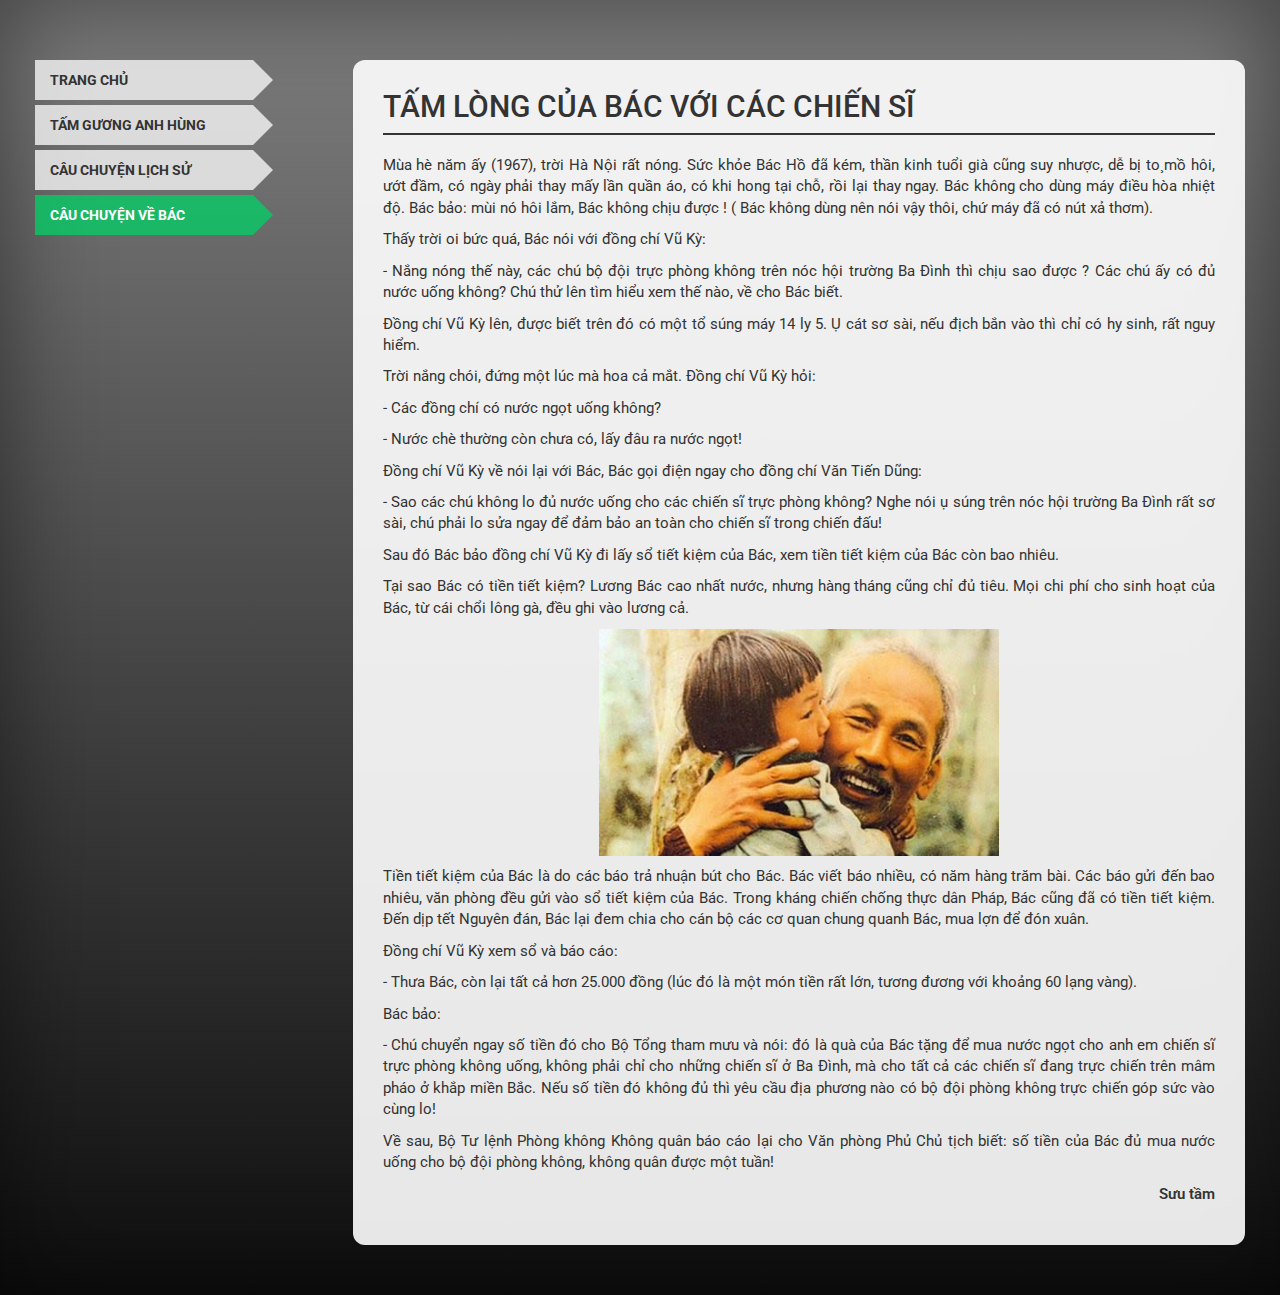
<file: tam-long-cua-bac.html>
<!DOCTYPE html>
<html lang="en">
<head>
  <meta charset="UTF-8">
  <meta http-equiv="X-UA-Compatible" content="IE=edge">
  <title>TẤM LÒNG CỦA BÁC VỚI CÁC CHIẾN SĨ</title>
  <meta http-equiv="Content-Type" content="text/html; charset=UTF-8" />
  <meta name="viewport" content="width=device-width, initial-scale=1.0">
  <link href='http://fonts.googleapis.com/css?family=Roboto:400,300,300italic,500,500italic,700,400italic,700italic&subset=latin,vietnamese' rel='stylesheet' type='text/css'>
  <link rel="stylesheet" href="http://maxcdn.bootstrapcdn.com/bootstrap/3.2.0/css/bootstrap.min.css">
  <link rel="stylesheet" href="http://maxcdn.bootstrapcdn.com/font-awesome/4.2.0/css/font-awesome.min.css">
  <link rel="stylesheet" href="css/main.css">
</head>
<body>
  <div class="site-wrapper">

      

          <div class="masthead">
            <div class="container">
              <h3 class="masthead-brand"></h3>
              <div class="nav masthead-nav">
                
              </div>
            </div>
          </div>

          <div class="inner cover">
            <div class="row">
              <div class="col-sm-3">
                <ul class="nav nav-custom">
                  <li><a href="index.html">Trang chủ</a></li>
                  <li class="dropdown-active"><a>Tấm gương anh hùng</a>
                    <ul class="dropdown">
                      <li><a href="vo-thi-sau.html">Võ Thị Sáu</a></li>
                      <li><a href="nguyen-viet-xuan.html">Nguyễn Viết Xuân</a></li>
                      <li><a href="nguyen-van-troi.html">Nguyễn Văn Trỗi</a></li>
                      
                    </ul>
                  </li>
                  <li class="dropdown-active"><a>Câu chuyện lịch sử</a>
                    <ul class="dropdown">
                      <li><a href="phong-trao-dong-khoi.html">Phong trào Đồng Khởi</a></li>
                      <li><a href="doi-quan-toc-dai.html">Đội quân tóc dài</a></li>
                    </ul>
                  </li>
                  <li class="dropdown-active"><a class="active">Câu chuyện về bác</a>
                    <ul class="dropdown">
                      <li class="bigger"><a href="tam-long-cua-bac.html">Tấm lòng của bác với chiến sĩ</a></li>
                      <li class="bigger"><a href="chiec-ao-bac-mac.html">Chiếc áo bác mặc ngày Quốc Khánh</a></li>
                      <li><a href="bua-an-toi-cua-bac.html">Một bữa ăn tối của bác</a></li>
                    </ul>
                  </li>
                </ul>
              </div>
              <div class="col-sm-9">
                <div class="section-box">
                  <h2 class="heading">TẤM LÒNG CỦA BÁC VỚI CÁC CHIẾN SĨ</h2>
                  <hr class="section-hr">
                  <p>Mùa hè năm ấy (1967), trời Hà Nội rất nóng. Sức khỏe Bác Hồ đã kém, thần kinh tuổi già cũng suy nhược, dễ bị to¸mồ hôi, ướt đầm, có ngày phải thay mấy lần quần áo, có khi hong tại chỗ, rồi lại thay ngay. Bác không cho dùng máy điều hòa nhiệt độ. Bác bảo: mùi nó hôi lắm, Bác không chịu được ! ( Bác không dùng nên nói vậy thôi, chứ máy đã có nút xả thơm).</p>

                  <p>Thấy trời oi bức quá, Bác nói với đồng chí Vũ Kỳ:</p>
                  <p>- Nắng nóng thế này, các chú bộ đội trực phòng không trên nóc hội trường Ba Đình thì chịu sao được ? Các chú ấy có đủ nước uống  không? Chú thử lên tìm hiểu xem thế nào, về cho Bác biết.</p>
                  <p>Đồng chí Vũ Kỳ lên, được biết trên đó có một tổ súng máy 14 ly 5. Ụ cát sơ sài, nếu địch bắn vào thì chỉ có hy sinh, rất nguy hiểm.</p>
                  <p>Trời nắng chói, đứng một lúc mà hoa cả mắt. Đồng chí Vũ Kỳ hỏi:</p>
                  <p>- Các đồng chí có nước ngọt uống không?</p>
                  <p>- Nước chè thường còn chưa có, lấy đâu ra nước ngọt!</p>
                  <p>Đồng chí Vũ Kỳ về nói lại với Bác, Bác gọi điện ngay cho đồng chí Văn Tiến Dũng:</p>
                  <p>- Sao các chú không lo đủ nước uống cho các chiến sĩ trực phòng không? Nghe nói ụ súng trên nóc hội trường Ba Đình rất sơ sài, chú phải lo sửa ngay để đảm bảo an toàn cho chiến sĩ trong chiến đấu!</p>
                  <p>Sau đó Bác bảo đồng chí Vũ Kỳ đi lấy sổ tiết kiệm của Bác, xem tiền tiết kiệm của Bác còn bao nhiêu.</p>
                  <p>Tại sao Bác có tiền tiết kiệm? Lương Bác cao nhất nước, nhưng hàng tháng cũng chỉ đủ tiêu. Mọi chi phí cho sinh hoạt của Bác, từ cái chổi lông gà, đều ghi vào lương cả.</p>
                  <img src="img/bac-3.jpg" alt="" class="img-post">
                  <p>Tiền tiết kiệm của Bác là do các báo trả nhuận bút cho Bác. Bác viết báo nhiều, có năm hàng trăm bài. Các báo gửi đến bao nhiêu, văn phòng đều gửi vào sổ tiết kiệm của Bác. Trong kháng chiến chống thực dân Pháp, Bác cũng đã có tiền tiết kiệm. Đến dịp tết Nguyên đán, Bác lại đem chia cho cán bộ các cơ quan chung quanh Bác, mua lợn để đón xuân.</p>
                  <p>Đồng chí Vũ Kỳ xem sổ và báo cáo:</p>
                  <p>- Thưa Bác, còn lại tất cả hơn 25.000 đồng (lúc đó là một món tiền rất lớn, tương đương với khoảng 60 lạng vàng).</p>
                  <p>Bác bảo:</p>
                  <p>- Chú chuyển ngay số tiền đó cho Bộ Tổng tham mưu và nói: đó là quà của Bác tặng để mua nước ngọt cho anh em chiến sĩ trực phòng không uống, không phải chỉ cho những chiến sĩ ở Ba Đình, mà cho tất cả các chiến sĩ đang trực chiến trên mâm pháo ở khắp miền Bắc. Nếu số tiền đó không đủ thì yêu cầu địa phương nào có bộ đội phòng không trực chiến góp sức vào cùng lo!</p>
                  <p>Về sau, Bộ Tư lệnh Phòng không Không quân báo cáo lại cho Văn phòng Phủ Chủ tịch biết: số tiền của Bác đủ mua nước uống cho bộ đội phòng không, không quân được một tuần!</p>
                  <p class="text-right semi-bold">Sưu tầm</p>
                  

                </div>
              </div>
            </div>
          </div>

          

        

    </div>
</body>
</html>
</file>
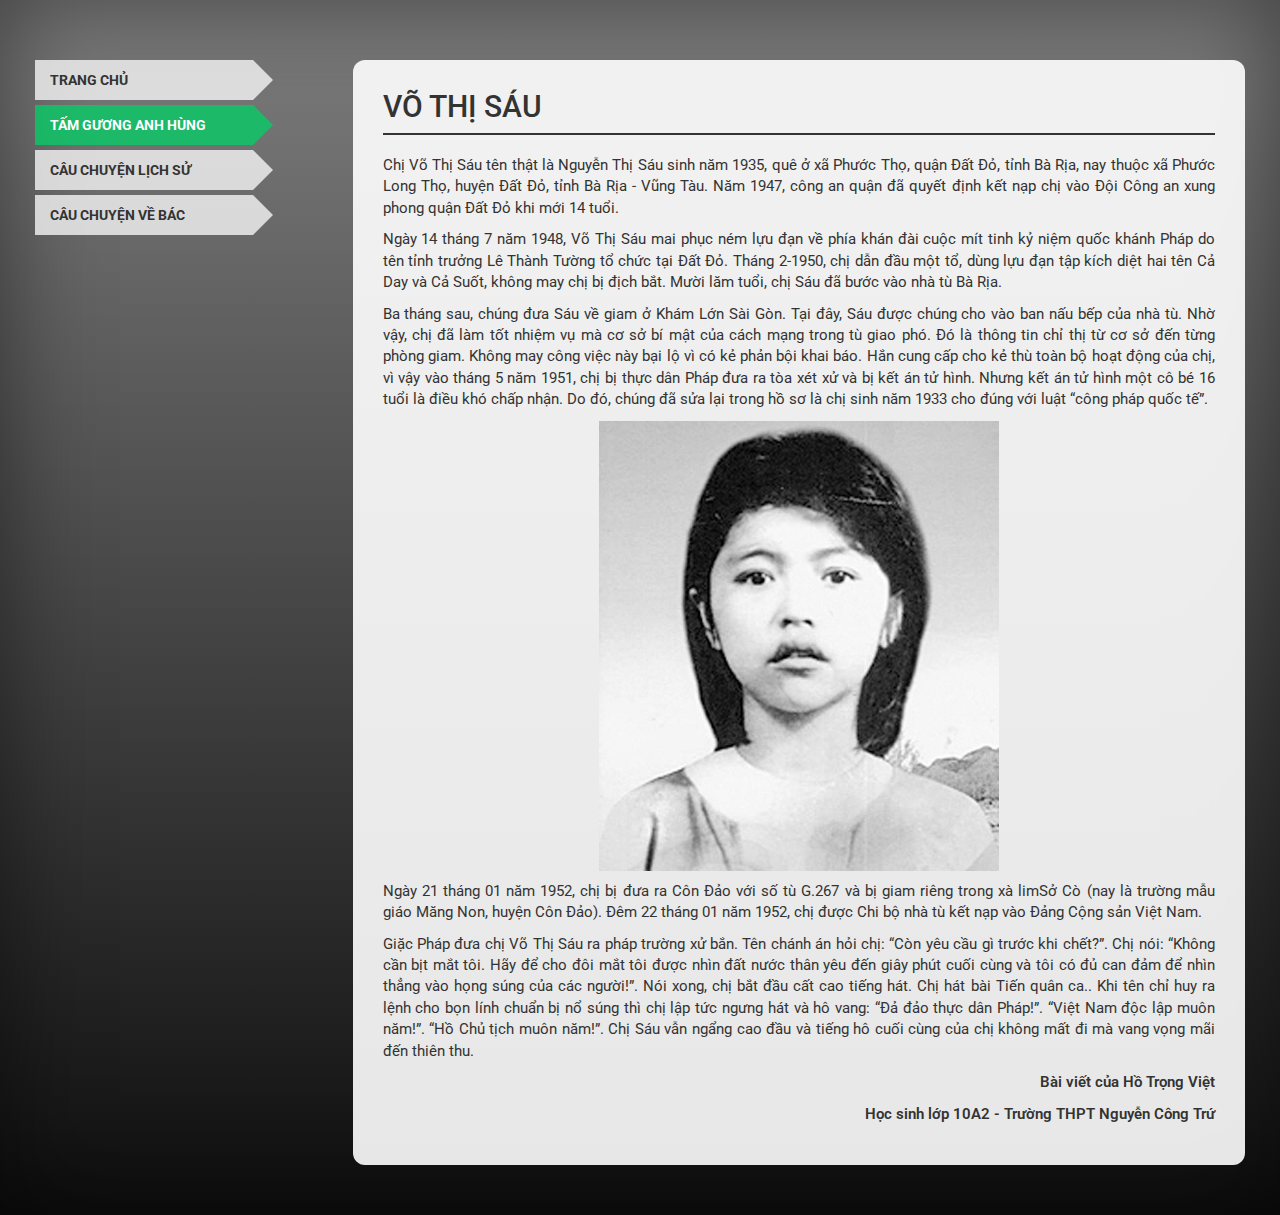
<file: vo-thi-sau.html>
<!DOCTYPE html>
<html lang="en">
<head>
  <meta charset="UTF-8">
  <meta http-equiv="X-UA-Compatible" content="IE=edge">
  <title>VÕ THỊ SÁU</title>
  <meta http-equiv="Content-Type" content="text/html; charset=UTF-8" />
  <meta name="viewport" content="width=device-width, initial-scale=1.0">
  <link href='http://fonts.googleapis.com/css?family=Roboto:400,300,300italic,500,500italic,700,400italic,700italic&subset=latin,vietnamese' rel='stylesheet' type='text/css'>
  <link rel="stylesheet" href="http://maxcdn.bootstrapcdn.com/bootstrap/3.2.0/css/bootstrap.min.css">
  <link rel="stylesheet" href="http://maxcdn.bootstrapcdn.com/font-awesome/4.2.0/css/font-awesome.min.css">
  <link rel="stylesheet" href="css/main.css">
</head>
<body>
  <div class="site-wrapper">

      

          <div class="masthead">
            <div class="container">
              <h3 class="masthead-brand"></h3>
              <div class="nav masthead-nav">
                
              </div>
            </div>
          </div>

          <div class="inner cover">
            <div class="row">
              <div class="col-sm-3">
                <ul class="nav nav-custom">
                  <li><a href="index.html">Trang chủ</a></li>
                  <li class="dropdown-active"><a class="active">Tấm gương anh hùng</a>
                    <ul class="dropdown">
                      <li><a href="vo-thi-sau.html">Võ Thị Sáu</a></li>
                      <li><a href="nguyen-viet-xuan.html">Nguyễn Viết Xuân</a></li>
                      <li><a href="nguyen-van-troi.html">Nguyễn Văn Trỗi</a></li>
                      
                    </ul>
                  </li>
                  <li class="dropdown-active"><a>Câu chuyện lịch sử</a>
                    <ul class="dropdown">
                      <li><a href="phong-trao-dong-khoi.html">Phong trào Đồng Khởi</a></li>
                      <li><a href="doi-quan-toc-dai.html">Đội quân tóc dài</a></li>
                    </ul>
                  </li>
                  <li class="dropdown-active"><a>Câu chuyện về bác</a>
                    <ul class="dropdown">
                      <li class="bigger"><a href="tam-long-cua-bac.html">Tấm lòng của bác với chiến sĩ</a></li>
                      <li class="bigger"><a href="chiec-ao-bac-mac.html">Chiếc áo bác mặc ngày Quốc Khánh</a></li>
                      <li><a href="bua-an-toi-cua-bac.html">Một bữa ăn tối của bác</a></li>
                    </ul>
                  </li>
                </ul>
              </div>
              <div class="col-sm-9">
                <div class="section-box">
                  <h2 class="heading">VÕ THỊ SÁU</h2>
                  <hr class="section-hr">
                  <p>Chị Võ Thị Sáu tên thật là Nguyễn Thị Sáu sinh năm 1935, quê ở xã Phước Thọ, quận Đất Đỏ, tỉnh Bà Rịa, nay thuộc xã Phước Long Thọ, huyện Đất Đỏ, tỉnh Bà Rịa - Vũng Tàu. Năm 1947, công an quận đã quyết định kết nạp chị vào Đội Công an xung phong quận Đất Đỏ khi mới 14 tuổi.</p>
                  
                  <p>Ngày 14 tháng 7 năm 1948, Võ Thị Sáu mai phục ném lựu đạn về phía khán đài cuộc mít tinh kỷ niệm quốc khánh Pháp do tên tỉnh trưởng Lê Thành Tường tổ chức tại Đất Đỏ. Tháng 2-1950, chị dẫn đầu một tổ, dùng lựu đạn tập kích diệt hai tên Cả Day và Cả Suốt, không may chị bị địch bắt. Mười lăm tuổi, chị Sáu đã bước vào nhà tù Bà Rịa.</p>
                  <p>Ba tháng sau, chúng đưa Sáu về giam ở Khám Lớn Sài Gòn. Tại đây, Sáu được chúng cho vào ban nấu bếp của nhà tù. Nhờ vậy, chị đã làm tốt nhiệm vụ mà cơ sở bí mật của cách mạng trong tù giao phó. Đó là thông tin chỉ thị từ cơ sở đến từng phòng giam. Không may công việc này bại lộ vì có kẻ phản bội khai báo. Hắn cung cấp cho kẻ thù toàn bộ hoạt động của chị, vì vậy vào tháng 5 năm 1951, chị bị thực dân Pháp đưa ra tòa xét xử và bị kết án tử hình. Nhưng kết án tử hình một cô bé 16 tuổi là điều khó chấp nhận. Do đó, chúng đã sửa lại trong hồ sơ là chị sinh năm 1933 cho đúng với luật “công pháp quốc tế”.</p>
                  <img src="img/vo-thi-sau.jpg" alt="" class="img-post">
                  <p>Ngày 21 tháng 01 năm 1952, chị bị đưa ra Côn Đảo với số tù G.267 và bị giam riêng trong xà limSở Cò (nay là trường mẫu giáo Măng Non, huyện Côn Đảo). Đêm 22 tháng 01 năm 1952, chị được Chi bộ nhà tù kết nạp vào Đảng Cộng sản Việt Nam.</p>
                  <p>Giặc Pháp đưa chị Võ Thị Sáu ra pháp trường xử bắn. Tên chánh án hỏi chị: “Còn yêu cầu gì trước khi chết?”. Chị nói: “Không cần bịt mắt tôi. Hãy để cho đôi mắt tôi được nhìn đất nước thân yêu đến giây phút cuối cùng và tôi có đủ can đảm để nhìn thẳng vào họng súng của các người!”. Nói xong, chị bắt đầu cất cao tiếng hát. Chị hát bài Tiến quân ca.. Khi tên chỉ huy ra lệnh cho bọn lính chuẩn bị nổ súng thì chị lập tức ngưng hát và hô vang: “Đả đảo thực dân Pháp!”. “Việt Nam độc lập muôn năm!”. “Hồ Chủ tịch muôn năm!”. Chị Sáu vẫn ngẩng cao đầu và tiếng hô cuối cùng của chị không mất đi mà vang vọng mãi đến thiên thu.</p>
                  <p class="text-right semi-bold">Bài viết của Hồ Trọng Việt</p>
                  <p class="text-right semi-bold">Học sinh lớp 10A2 -  Trường THPT Nguyễn Công Trứ</p>

                </div>
              </div>
            </div>
          </div>

          

        

    </div>
</body>
</html>
</file>
<file: css/main.css>
/*
 * Globals
 */

/* Links */
a,
a:focus,
a:hover {
  color: #fff;
}

/* Custom default button */
.btn-default,
.btn-default:hover,
.btn-default:focus {
  color: #333;
  text-shadow: none; /* Prevent inheritence from `body` */
  background-color: #fff;
  border: 1px solid #fff;
}


/*
 * Base structure
 */

html,
body {
  height: 100%;
  font-family: 'Roboto', sans-serif;
}
body {
  color: #fff;
}

p{
  text-align: justify;
}

/* Extra markup and styles for table-esque vertical and horizontal centering */
.site-wrapper {
  display: table;
  width: 100%;
  height: 100%; /* For at least Firefox */
  min-height: 100%;
  -webkit-box-shadow: inset 0 0 100px rgba(0,0,0,.5);
          box-shadow: inset 0 0 100px rgba(0,0,0,.5);
  background: #7d7e7d; /* Old browsers */
background: -moz-linear-gradient(top,  #7d7e7d 0%, #0e0e0e 100%); /* FF3.6+ */
background: -webkit-gradient(linear, left top, left bottom, color-stop(0%,#7d7e7d), color-stop(100%,#0e0e0e)); /* Chrome,Safari4+ */
background: -webkit-linear-gradient(top,  #7d7e7d 0%,#0e0e0e 100%); /* Chrome10+,Safari5.1+ */
background: -o-linear-gradient(top,  #7d7e7d 0%,#0e0e0e 100%); /* Opera 11.10+ */
background: -ms-linear-gradient(top,  #7d7e7d 0%,#0e0e0e 100%); /* IE10+ */
background: linear-gradient(to bottom,  #7d7e7d 0%,#0e0e0e 100%); /* W3C */
filter: progid:DXImageTransform.Microsoft.gradient( startColorstr='#7d7e7d', endColorstr='#0e0e0e',GradientType=0 ); /* IE6-9 */


}
.site-wrapper-inner {
 
}
.cover-container {
  margin-right: auto;
  margin-left: auto;
}

/* Padding for spacing */
.inner {
  padding: 30px;
  margin-bottom: 50px;
}

.masthead{
  position: relative !important;
  margin: 20px 0 20px 0;
}


/*
 * Header
 */
.masthead-brand {
  margin-top: 10px;
  margin-bottom: 10px;
}

.masthead-nav > li {
  display: inline-block;
}
.masthead-nav > li + li {
  margin-left: 20px;
}
.masthead-nav > li > a {
  padding-right: 0;
  padding-left: 0;
  font-size: 16px;
  font-weight: bold;
  color: #fff; /* IE8 proofing */
  color: rgba(255,255,255,.75);
  border-bottom: 2px solid transparent;
}
.masthead-nav > li > a:hover,
.masthead-nav > li > a:focus {
  background-color: transparent;
  border-bottom-color: #a9a9a9;
  border-bottom-color: rgba(255,255,255,.25);
}
.masthead-nav > .active > a,
.masthead-nav > .active > a:hover,
.masthead-nav > .active > a:focus {
  color: #fff;
  border-bottom-color: #fff;
}

@media (min-width: 768px) {
  .masthead-brand {
    float: left;
  }
  .masthead-nav {
    float: right;
  }
}

@media (min-width: 992px) {
  .masthead,
  .mastfoot,
  .cover-container {
    width: 700px;
  }
}


/*
 * Cover
 */

.cover {
  padding: 0 20px;
}
.cover .btn-lg {
  padding: 10px 20px;
  font-weight: bold;
}


/*
 * Footer
 */

.mastfoot {
  color: #999; /* IE8 proofing */
  color: rgba(255,255,255,.5);
}


/*
 * Affix and center
 */

@media (min-width: 768px) {
  /* Pull out the header and footer */
  .masthead {
    position: fixed;
    top: 0;
  }
  .mastfoot {
    position: fixed;
    bottom: 0;
  }
  /* Start the vertical centering */
  .site-wrapper-inner {
    vertical-align: middle;
  }
  /* Handle the widths */
  .masthead,
  .mastfoot,
  .cover-container {
    width: 100%; /* Must be percentage or pixels for horizontal alignment */
  }
}

.logo{
  
}

.nav-custom > li{
  position: relative;
  margin-left: 15px;
}

.nav-custom > li > a{
  background: rgba(255,255,255,0.75);
  border-right: 0;
  color: #333;
  font-weight: bold;  
  margin-bottom: 5px;
  text-transform: uppercase;
  width: 80%;
}

.nav-custom > li > a:after{
  content: " "; 
  display: block; 
  width: 0; 
  height: 0;
  border-top: 20px solid transparent;           /* Go big on the size, and let overflow hide */
  border-bottom: 20px solid transparent;
  border-left: 20px solid rgba(255,255,255,0.75);
  position: absolute;
  top: 0; 
  left: 100%;
  z-index: 2; 
}

.nav-custom > li:hover> a{
  background: rgba(0,209,102,0.75);
  margin-left: 15px;
  margin-right: -15px;
  color: #fff;
  border-left: 10px solid rgba(255,255,255,0.75);
}

.nav-custom > li:hover > a:after{
  border-left-color: rgba(0,209,102,0.75) !important;
}

.active:after{
  border-left-color: rgba(0,209,102,0.75) !important;
}

.active{
  background: rgba(0,209,102,0.75) !important;
  color: #fff !important;
}

.section-box{
  color: #333;
  background: rgba(255,255,255,0.9);
  border-radius: 12px;
  padding: 30px;
  margin: 0 15px;
  font-size: 15px;
  position: relative;
}

.heading-box{
  position: relative;
}

.heading{
  margin: 0;
}

.section-hr{
  margin-top: 10px;
  border-top: 2px solid #333;
}

.comment{
  margin-bottom: 20px;
}

.cmt-author{
  margin: 0;
  font-weight: bold;
  color: rgba(0,166,81,1);
}

.view-more{
  padding-bottom: 20px;
}

.view-more > button{
  background: rgba(0,166,81,1);
}

.view-more > a > button, .btn-custom{
  background: rgba(0,166,81,1);
}

.view-more >a > button:hover{
  color: #fff;
}

.view-more > a{
  text-decoration: none;
}

.img-gallery{
  width: 200px;
}

.img-center{
  display: block;
  margin: 0 auto;
}

.btn-custom{
  position: absolute;
  right:0; top:0;
}

.btn-custom, .btn-custom:hover{
  color: #fff;
}

.slider-custom{
  padding-left: 20px;
}

.dropdown{
  display: none;
  margin-left: 15px;
  list-style-type: disc;
}

.dropdown>li{
  width: 80%;
  padding: 5px 10px;
  position: relative;
}

.dropdown>li>a{
  width: 100%;
}

.dropdown>li:last-child{
  margin-bottom: 5px;
}

.dropdown>li>a:hover{
  text-decoration: none;
}

.dropdown>li:hover:after{
  content: " "; 
  display: block; 
  width: 0; 
  height: 0;
  border-top: 15px solid transparent;           /* Go big on the size, and let overflow hide */
  border-bottom: 15px solid transparent;
  border-left: 15px solid rgba(0,209,102,0.75);
  position: absolute;
  top: 0; 
  left: 100%;
  z-index: 2; 
}

.dropdown>.bigger:hover:after{
  border-top: 25px solid transparent;           /* Go big on the size, and let overflow hide */
  border-bottom: 25px solid transparent;
  border-left: 25px solid rgba(0,209,102,0.75);
}

.dropdown>li:hover{
  background: rgba(0,209,102,0.75);
}

.dropdown-active:hover > .dropdown{
  display: block;
}

.semi-bold{
  font-weight: 600;
}

.text-heading{
  font-size: 16px;
  margin-left: 10px;
  margin-top: -5px;
  text-decoration: underline;
}

.text-price{
  color: red;
}

.text-note{
  width: 50%;
  margin: 15px auto;
}

.img-post{
  display: block;
  width: 400px;
  margin: 10px auto;
}

.img-title{
  display: block;
  font-style: italic;
  font-weight: 600;
  text-align: center;
  margin-bottom: 10px;
}
</file>
